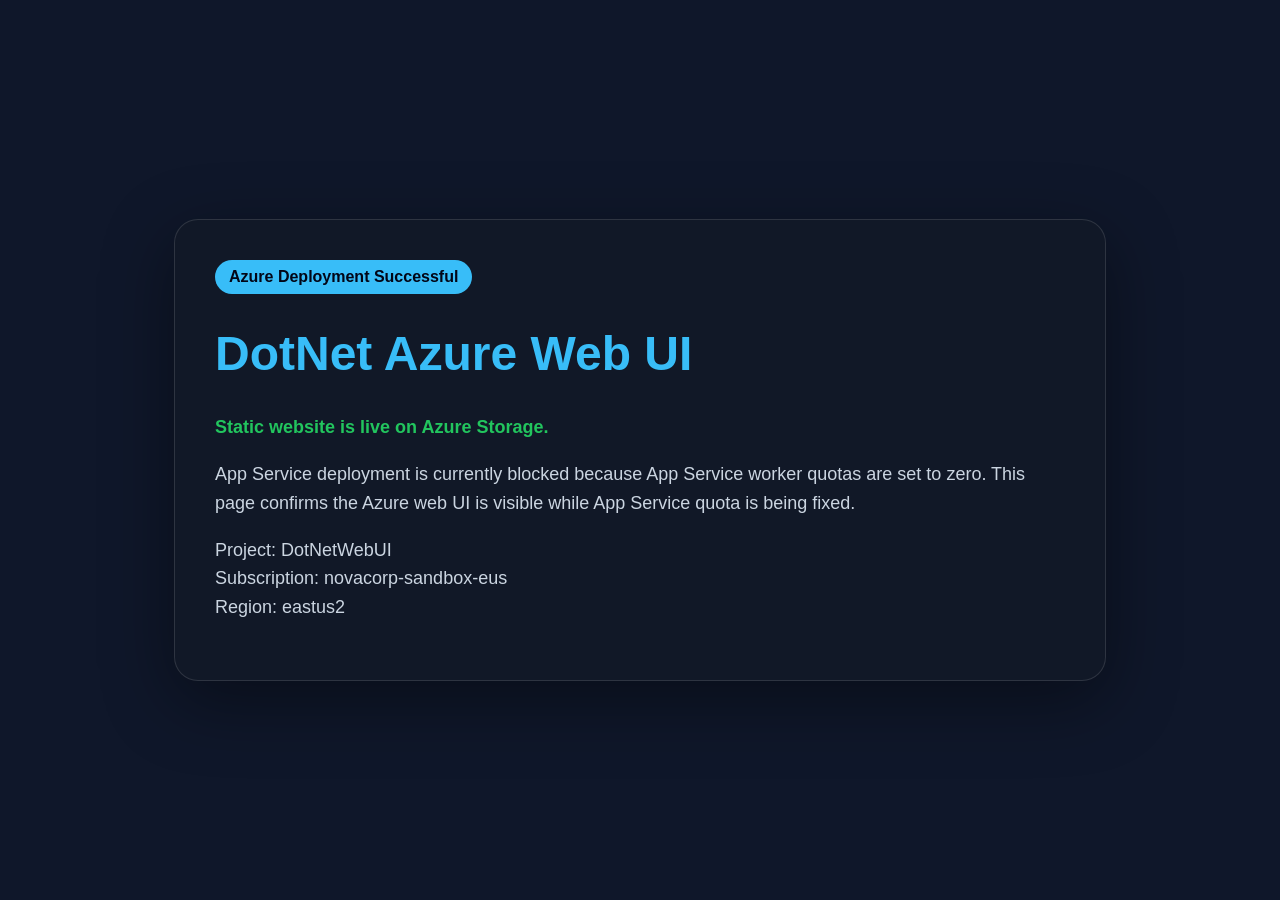
<file: static-site/index.html>
<!DOCTYPE html>
<html>
<head>
  <title>DotNet Azure Web UI</title>
  <style>
    body {
      font-family: Arial, sans-serif;
      background: #0f172a;
      color: white;
      display: grid;
      place-items: center;
      min-height: 100vh;
      margin: 0;
    }
    .card {
      background: #111827;
      padding: 40px;
      border-radius: 24px;
      max-width: 850px;
      box-shadow: 0 20px 70px rgba(0,0,0,.4);
      border: 1px solid rgba(255,255,255,.12);
    }
    .badge {
      display: inline-block;
      background: #38bdf8;
      color: #020617;
      padding: 8px 14px;
      border-radius: 999px;
      font-weight: bold;
    }
    h1 {
      color: #38bdf8;
      font-size: 48px;
    }
    p {
      color: #cbd5e1;
      font-size: 18px;
      line-height: 1.6;
    }
    .status {
      color: #22c55e;
      font-weight: bold;
    }
  </style>
</head>
<body>
  <div class="card">
    <span class="badge">Azure Deployment Successful</span>
    <h1>DotNet Azure Web UI</h1>
    <p class="status">Static website is live on Azure Storage.</p>
    <p>
      App Service deployment is currently blocked because App Service worker quotas are set to zero.
      This page confirms the Azure web UI is visible while App Service quota is being fixed.
    </p>
    <p>
      Project: DotNetWebUI<br>
      Subscription: novacorp-sandbox-eus<br>
      Region: eastus2
    </p>
  </div>
</body>
</html>
</file>
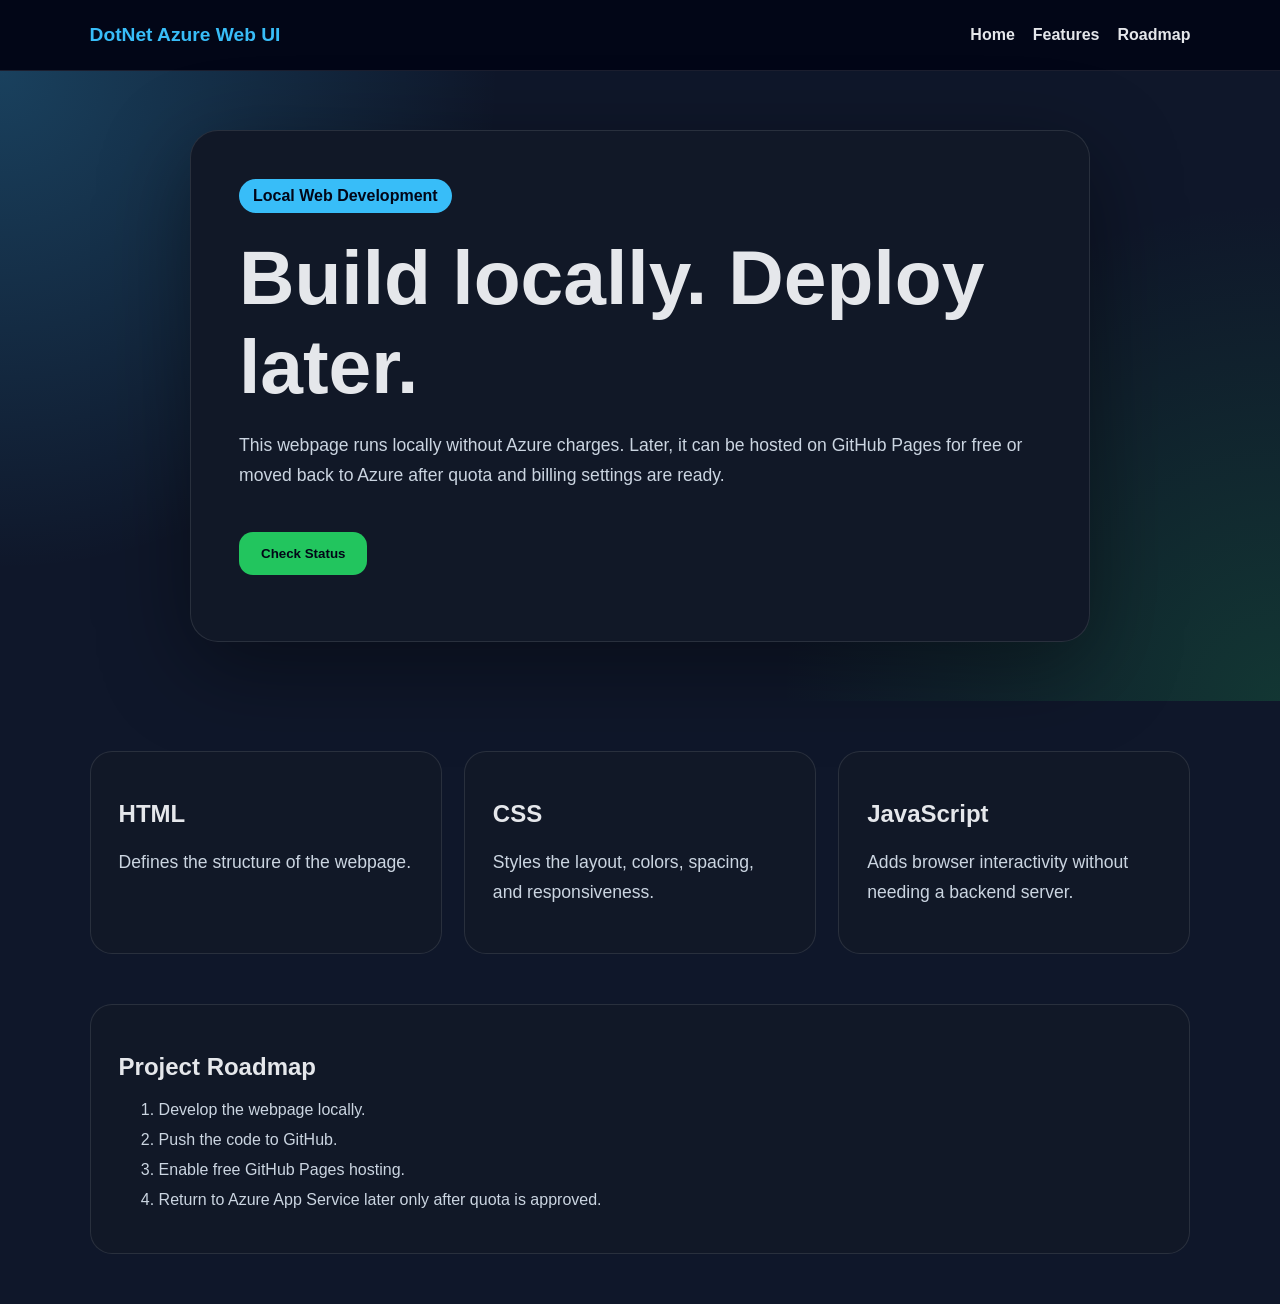
<file: webpage/index.html>
<!DOCTYPE html>
<html lang="en">
<head>
  <meta charset="UTF-8" />
  <meta name="viewport" content="width=device-width, initial-scale=1.0" />
  <title>DotNet Azure Web UI</title>
  <link rel="stylesheet" href="css/site.css" />
</head>
<body>
  <header class="navbar">
    <div class="brand">DotNet Azure Web UI</div>
    <nav>
      <a href="#home">Home</a>
      <a href="#features">Features</a>
      <a href="#roadmap">Roadmap</a>
    </nav>
  </header>

  <main id="home" class="hero">
    <section class="card">
      <span class="badge">Local Web Development</span>
      <h1>Build locally. Deploy later.</h1>
      <p>
        This webpage runs locally without Azure charges. Later, it can be hosted on
        GitHub Pages for free or moved back to Azure after quota and billing settings are ready.
      </p>
      <button onclick="showStatus()">Check Status</button>
      <p id="status"></p>
    </section>
  </main>

  <section id="features" class="grid">
    <article>
      <h2>HTML</h2>
      <p>Defines the structure of the webpage.</p>
    </article>
    <article>
      <h2>CSS</h2>
      <p>Styles the layout, colors, spacing, and responsiveness.</p>
    </article>
    <article>
      <h2>JavaScript</h2>
      <p>Adds browser interactivity without needing a backend server.</p>
    </article>
  </section>

  <section id="roadmap" class="roadmap">
    <h2>Project Roadmap</h2>
    <ol>
      <li>Develop the webpage locally.</li>
      <li>Push the code to GitHub.</li>
      <li>Enable free GitHub Pages hosting.</li>
      <li>Return to Azure App Service later only after quota is approved.</li>
    </ol>
  </section>

  <script src="js/app.js"></script>
</body>
</html>
</file>
<file: webpage/css/site.css>
* {
  box-sizing: border-box;
}

body {
  margin: 0;
  font-family: Arial, sans-serif;
  background: #0f172a;
  color: #e5e7eb;
}

.navbar {
  display: flex;
  justify-content: space-between;
  align-items: center;
  padding: 24px 7%;
  background: #020617;
  border-bottom: 1px solid rgba(255,255,255,.1);
}

.brand {
  font-weight: 800;
  font-size: 1.2rem;
  color: #38bdf8;
}

nav {
  display: flex;
  gap: 18px;
}

nav a {
  color: #e5e7eb;
  text-decoration: none;
  font-weight: 700;
}

nav a:hover {
  color: #38bdf8;
}

.hero {
  min-height: 70vh;
  display: grid;
  place-items: center;
  padding: 50px 7%;
  background:
    radial-gradient(circle at top left, rgba(56,189,248,.25), transparent 35%),
    radial-gradient(circle at bottom right, rgba(34,197,94,.18), transparent 35%),
    #0f172a;
}

.card {
  max-width: 900px;
  background: #111827;
  padding: 48px;
  border-radius: 28px;
  box-shadow: 0 25px 90px rgba(0,0,0,.4);
  border: 1px solid rgba(255,255,255,.1);
}

.badge {
  display: inline-block;
  background: #38bdf8;
  color: #020617;
  padding: 8px 14px;
  border-radius: 999px;
  font-weight: 900;
}

h1 {
  font-size: clamp(2.5rem, 6vw, 5rem);
  margin: 20px 0;
}

p {
  color: #cbd5e1;
  font-size: 1.1rem;
  line-height: 1.7;
}

button {
  margin-top: 24px;
  padding: 14px 22px;
  border: none;
  border-radius: 14px;
  background: #22c55e;
  color: #020617;
  font-weight: 900;
  cursor: pointer;
}

button:hover {
  background: #38bdf8;
}

.grid {
  display: grid;
  grid-template-columns: repeat(3, 1fr);
  gap: 22px;
  padding: 50px 7%;
}

.grid article,
.roadmap {
  background: #111827;
  padding: 28px;
  border-radius: 22px;
  border: 1px solid rgba(255,255,255,.1);
}

.roadmap {
  margin: 0 7% 50px;
}

li {
  margin: 12px 0;
  color: #cbd5e1;
}

@media (max-width: 800px) {
  .navbar,
  nav {
    flex-direction: column;
    align-items: flex-start;
  }

  .grid {
    grid-template-columns: 1fr;
  }
}
</file>
